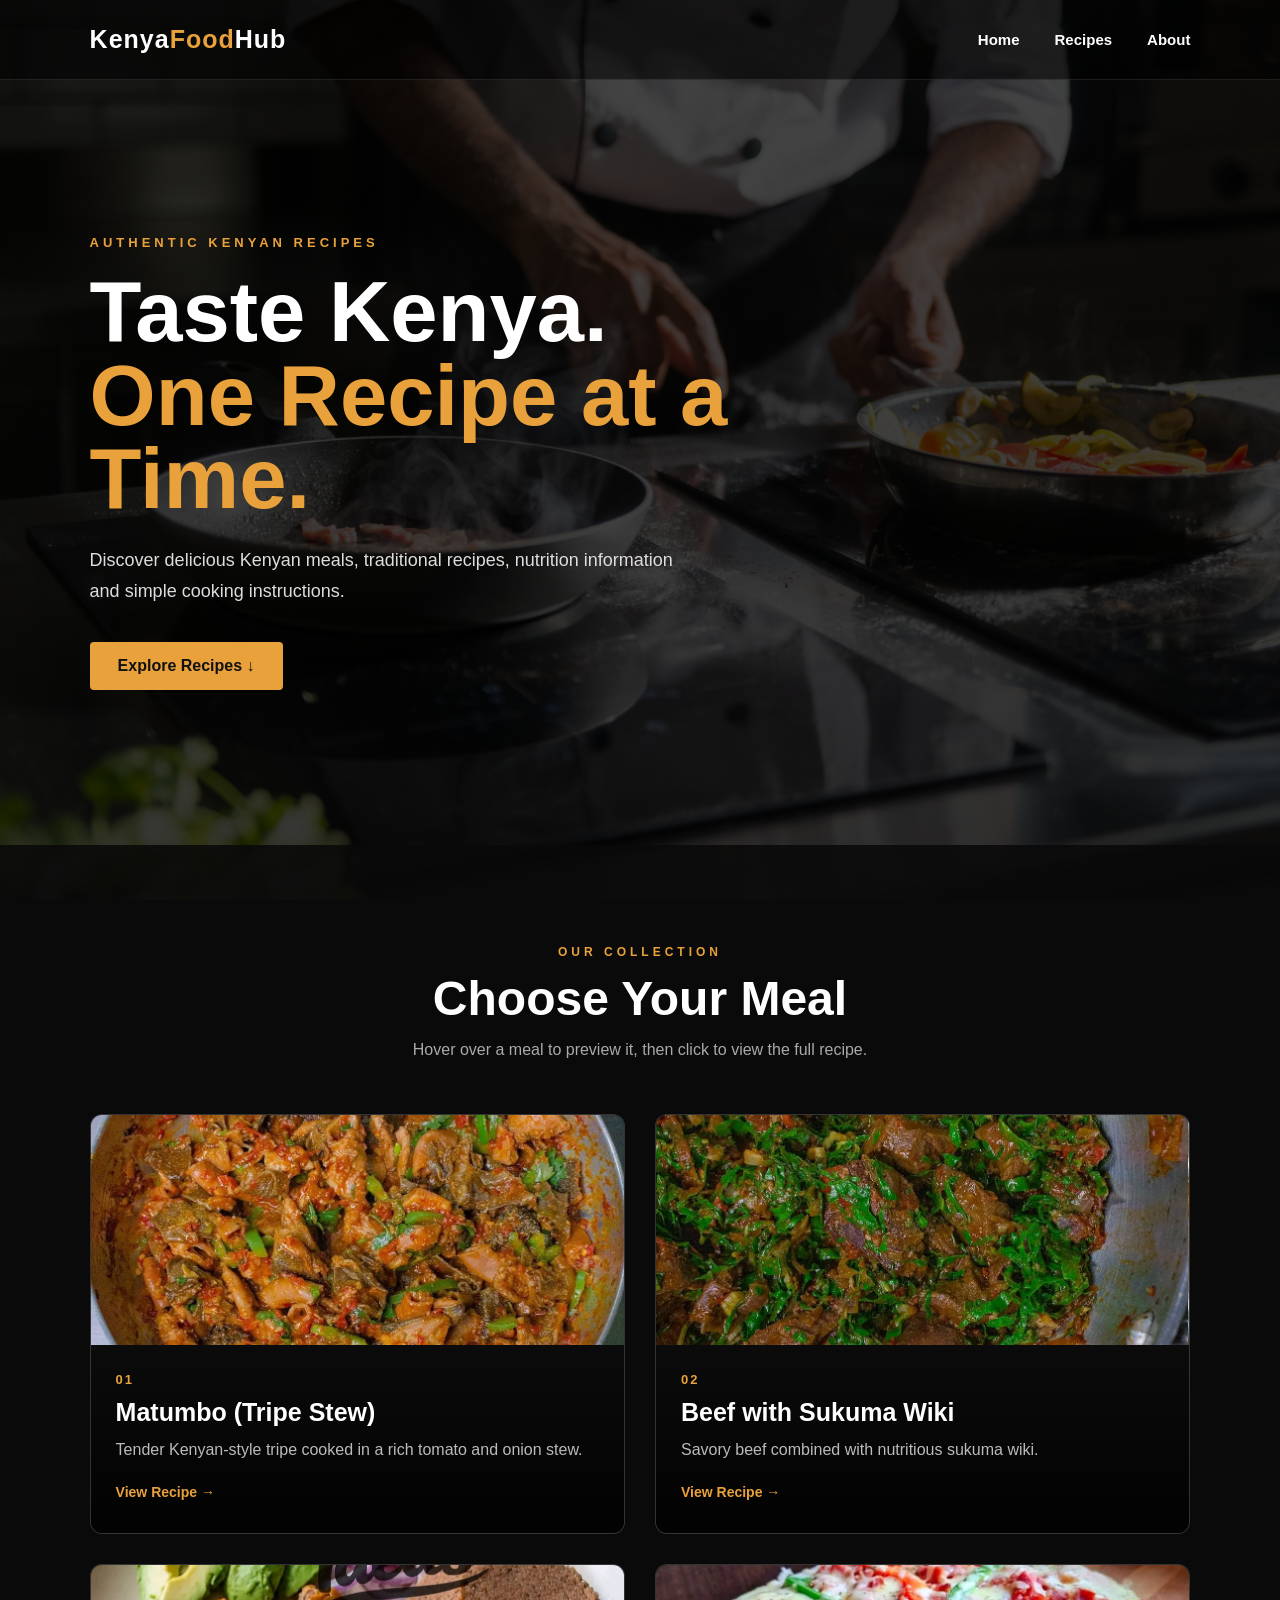
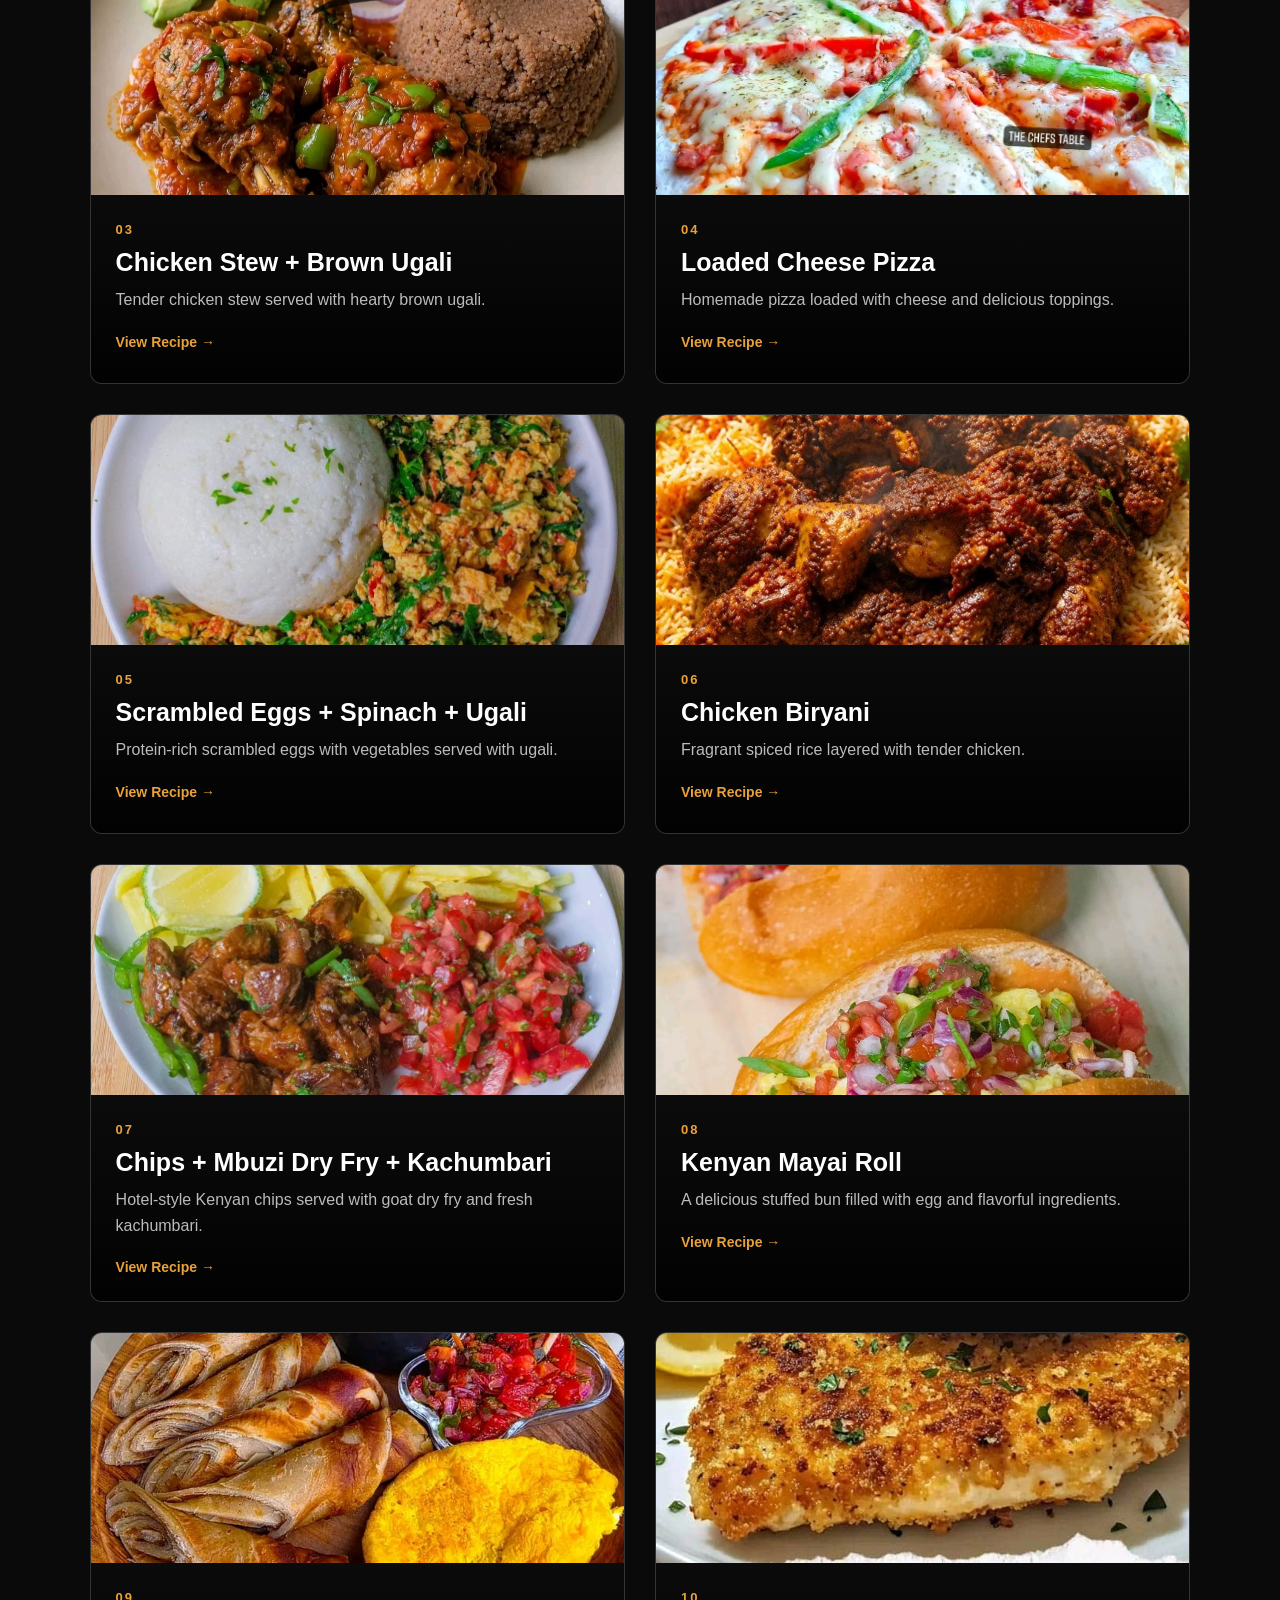
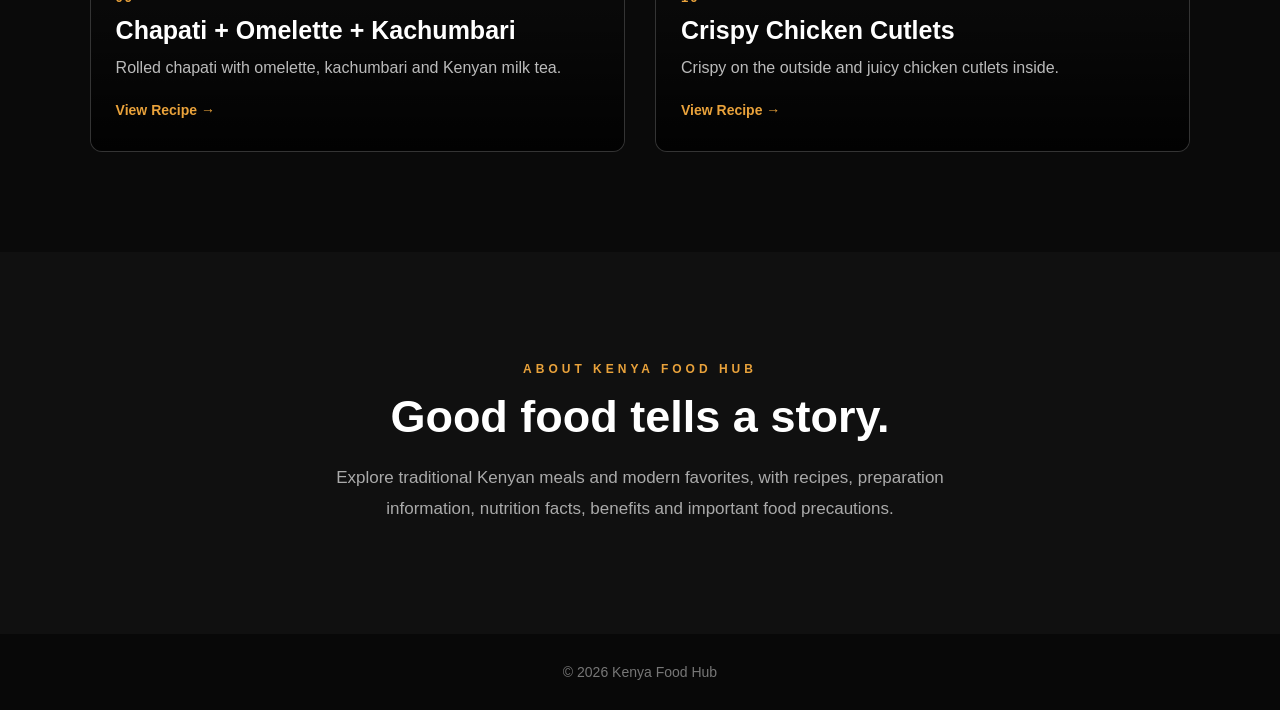
<file: index.html>
<!DOCTYPE html>
<html lang="en">
<head>
    <meta charset="UTF-8">
    <meta name="viewport" content="width=device-width, initial-scale=1.0">
    <title>Kenya Food Hub</title>
    <link rel="stylesheet" href="style.css">
</head>

<body>

<div class="background-image"></div>

<header class="navbar">
    <div class="logo">
        Kenya<span>Food</span>Hub
    </div>

    <nav>
        <a href="#home">Home</a>
        <a href="#recipes">Recipes</a>
        <a href="#about">About</a>
    </nav>
</header>

<main>

<section id="home" class="hero">

    <div class="hero-content">

        <p class="small-title">AUTHENTIC KENYAN RECIPES</p>

        <h1>
            Taste Kenya.<br>
            <span>One Recipe at a Time.</span>
        </h1>

        <p class="hero-description">
            Discover delicious Kenyan meals, traditional recipes, nutrition information and simple cooking instructions.
        </p>

        <a href="#recipes" class="explore-button">
            Explore Recipes ↓
        </a>

    </div>

</section>


<section id="recipes" class="recipes-section">

    <div class="section-heading">

        <p>OUR COLLECTION</p>

        <h2>Choose Your Meal</h2>

        <span>
            Hover over a meal to preview it, then click to view the full recipe.
        </span>

    </div>


    <div class="food-grid">


        <!-- 01 MATUMBO -->

        <article
            class="food-card"
            data-image="images/Matumbo.jpeg"
            onclick="openRecipe('matumbo')"
        >

            <div class="food-image">
                <img
                    src="images/Matumbo.jpeg"
                    alt="Matumbo Tripe Stew"
                >
            </div>

            <div class="food-info">

                <span class="food-number">01</span>

                <h3>Matumbo (Tripe Stew)</h3>

                <p>
                    Tender Kenyan-style tripe cooked in a rich tomato and onion stew.
                </p>

                <button>View Recipe →</button>

            </div>

        </article>


        <!-- 02 BEEF WITH SUKUMA -->

        <article
            class="food-card"
            data-image="images/Beef with Sukuma Wiki.jpeg"
            onclick="openRecipe('beef-sukuma')"
        >

            <div class="food-image">

                <img
                    src="images/Beef with Sukuma Wiki.jpeg"
                    alt="Beef with Sukuma Wiki"
                >

            </div>

            <div class="food-info">

                <span class="food-number">02</span>

                <h3>Beef with Sukuma Wiki</h3>

                <p>
                    Savory beef combined with nutritious sukuma wiki.
                </p>

                <button>View Recipe →</button>

            </div>

        </article>


        <!-- 03 CHICKEN STEW + BROWN UGALI -->

        <article
            class="food-card"
            data-image="images/Chicken Stew + Brown Ugali.jpeg"
            onclick="openRecipe('chicken-ugali')"
        >

            <div class="food-image">

                <img
                    src="images/Chicken Stew + Brown Ugali.jpeg"
                    alt="Chicken Stew with Brown Ugali"
                >

            </div>

            <div class="food-info">

                <span class="food-number">03</span>

                <h3>Chicken Stew + Brown Ugali</h3>

                <p>
                    Tender chicken stew served with hearty brown ugali.
                </p>

                <button>View Recipe →</button>

            </div>

        </article>


        <!-- 04 PIZZA -->

        <article
            class="food-card"
            data-image="images/Loaded Cheese Pizza.jpeg"
            onclick="openRecipe('pizza')"
        >

            <div class="food-image">

                <img
                    src="images/Loaded Cheese Pizza.jpeg"
                    alt="Homemade Loaded Cheese Pizza"
                >

            </div>

            <div class="food-info">

                <span class="food-number">04</span>

                <h3>Loaded Cheese Pizza</h3>

                <p>
                    Homemade pizza loaded with cheese and delicious toppings.
                </p>

                <button>View Recipe →</button>

            </div>

        </article>


        <!-- 05 EGGS + SPINACH + TOMATOES + UGALI -->

        <article
            class="food-card"
            data-image="images/Scrambled Eggs + Spinach + Tomatoes + Ugali.jpeg"
            onclick="openRecipe('eggs-ugali')"
        >

            <div class="food-image">

                <img
                    src="images/Scrambled Eggs + Spinach + Tomatoes + Ugali.jpeg"
                    alt="Scrambled Eggs with Spinach Tomatoes and Ugali"
                >

            </div>

            <div class="food-info">

                <span class="food-number">05</span>

                <h3>Scrambled Eggs + Spinach + Ugali</h3>

                <p>
                    Protein-rich scrambled eggs with vegetables served with ugali.
                </p>

                <button>View Recipe →</button>

            </div>

        </article>


        <!-- 06 CHICKEN BIRYANI -->

        <article
            class="food-card"
            data-image="images/Chicken Biryani.jpeg"
            onclick="openRecipe('biryani')"
        >

            <div class="food-image">

                <img
                    src="images/Chicken Biryani.jpeg"
                    alt="Chicken Biryani"
                >

            </div>

            <div class="food-info">

                <span class="food-number">06</span>

                <h3>Chicken Biryani</h3>

                <p>
                    Fragrant spiced rice layered with tender chicken.
                </p>

                <button>View Recipe →</button>

            </div>

        </article>


        <!-- 07 CHIPS + MBUZI -->

        <article
            class="food-card"
            data-image="images/Chips + Mbuzi Dry Fry + Kachumbari.jpeg"
            onclick="openRecipe('chips-mbuzi')"
        >

            <div class="food-image">

                <img
                    src="images/Chips + Mbuzi Dry Fry + Kachumbari.jpeg"
                    alt="Chips Mbuzi Dry Fry and Kachumbari"
                >

            </div>

            <div class="food-info">

                <span class="food-number">07</span>

                <h3>Chips + Mbuzi Dry Fry + Kachumbari</h3>

                <p>
                    Hotel-style Kenyan chips served with goat dry fry and fresh kachumbari.
                </p>

                <button>View Recipe →</button>

            </div>

        </article>


        <!-- 08 MAYAI ROLL -->

        <article
            class="food-card"
            data-image="images/Mayai Roll.jpeg"
            onclick="openRecipe('mayai-roll')"
        >

            <div class="food-image">

                <img
                    src="images/Mayai Roll.jpeg"
                    alt="Kenyan Mayai Roll"
                >

            </div>

            <div class="food-info">

                <span class="food-number">08</span>

                <h3>Kenyan Mayai Roll</h3>

                <p>
                    A delicious stuffed bun filled with egg and flavorful ingredients.
                </p>

                <button>View Recipe →</button>

            </div>

        </article>


        <!-- 09 CHAPATI + OMELETTE -->

        <article
            class="food-card"
            data-image="images/Chapati + Omelette + Kachumbari + Milk Tea.jpeg"
            onclick="openRecipe('chapati-omelette')"
        >

            <div class="food-image">

                <img
                    src="images/Chapati + Omelette + Kachumbari + Milk Tea.jpeg"
                    alt="Chapati Omelette Kachumbari and Milk Tea"
                >

            </div>

            <div class="food-info">

                <span class="food-number">09</span>

                <h3>Chapati + Omelette + Kachumbari</h3>

                <p>
                    Rolled chapati with omelette, kachumbari and Kenyan milk tea.
                </p>

                <button>View Recipe →</button>

            </div>

        </article>


        <!-- 10 CHICKEN CUTLETS -->

        <article
            class="food-card"
            data-image="images/Chicken Cutlets.jpeg"
            onclick="openRecipe('chicken-cutlets')"
        >

            <div class="food-image">

                <img
                    src="images/Chicken Cutlets.jpeg"
                    alt="Crispy Chicken Cutlets"
                >

            </div>

            <div class="food-info">

                <span class="food-number">10</span>

                <h3>Crispy Chicken Cutlets</h3>

                <p>
                    Crispy on the outside and juicy chicken cutlets inside.
                </p>

                <button>View Recipe →</button>

            </div>

        </article>


    </div>

</section>


<section id="about" class="about-section">

    <p>ABOUT KENYA FOOD HUB</p>

    <h2>Good food tells a story.</h2>

    <p>
        Explore traditional Kenyan meals and modern favorites, with recipes,
        preparation information, nutrition facts, benefits and important food precautions.
    </p>

</section>

</main>


<footer>

    <p>© 2026 Kenya Food Hub</p>

</footer>


<script src="script.js"></script>

</body>
</html>
</file>
<file: style.css>
/* =========================================
   KENYA FOOD HUB
   MAIN WEBSITE STYLES
========================================= */

* {
    margin: 0;
    padding: 0;
    box-sizing: border-box;
}

html {
    scroll-behavior: smooth;
}

body {
    font-family: Arial, Helvetica, sans-serif;
    background: #111;
    color: #fff;
    overflow-x: hidden;
}


/* =========================================
   MAIN BACKGROUND
========================================= */

.background-image {
    position: fixed;
    inset: 0;

    background-image:
        linear-gradient(
            rgba(0, 0, 0, 0.72),
            rgba(0, 0, 0, 0.78)
        ),
        url("images/main-food.jpg");

    background-size: cover;
    background-position: center;
    background-attachment: fixed;

    z-index: -2;
}


/* =========================================
   NAVIGATION
========================================= */

.navbar {
    position: relative;

    width: 100%;
    min-height: 80px;

    padding: 0 7%;

    display: flex;
    align-items: center;
    justify-content: space-between;

    background: rgba(0, 0, 0, 0.55);

    border-bottom: 1px solid rgba(255, 255, 255, 0.1);

    z-index: 10;
}

.logo {
    font-size: 25px;
    font-weight: 800;
    letter-spacing: 1px;
}

.logo span {
    color: #e9a23b;
}

.navbar nav {
    display: flex;
    gap: 35px;
}

.navbar nav a {
    color: #fff;
    text-decoration: none;
    font-size: 15px;
    font-weight: 600;

    transition: 0.3s ease;
}

.navbar nav a:hover {
    color: #e9a23b;
}


/* =========================================
   HERO SECTION
========================================= */

.hero {
    min-height: 85vh;

    display: flex;
    align-items: center;

    padding: 80px 7%;
}

.hero-content {
    max-width: 700px;
}

.small-title {
    color: #e9a23b;

    font-size: 13px;
    font-weight: 700;

    letter-spacing: 4px;

    margin-bottom: 20px;
}

.hero h1 {
    font-size: clamp(45px, 7vw, 85px);

    line-height: 0.98;

    margin-bottom: 25px;
}

.hero h1 span {
    color: #e9a23b;
}

.hero-description {
    max-width: 600px;

    color: #ddd;

    font-size: 18px;

    line-height: 1.7;

    margin-bottom: 35px;
}

.explore-button {
    display: inline-block;

    padding: 15px 28px;

    background: #e9a23b;

    color: #111;

    text-decoration: none;

    font-weight: 700;

    border-radius: 4px;

    transition: 0.3s ease;
}

.explore-button:hover {
    background: #fff;

    transform: translateY(-3px);
}


/* =========================================
   RECIPES SECTION
========================================= */

.recipes-section {
    padding: 100px 7%;

    background:
        rgba(10, 10, 10, 0.88);
}

.section-heading {
    text-align: center;

    margin-bottom: 55px;
}

.section-heading p {
    color: #e9a23b;

    font-size: 12px;

    font-weight: 700;

    letter-spacing: 4px;

    margin-bottom: 12px;
}

.section-heading h2 {
    font-size: 48px;

    margin-bottom: 15px;
}

.section-heading span {
    color: #aaa;

    font-size: 16px;
}


/* =========================================
   FOOD GRID
========================================= */

.food-grid {
    display: grid;

    grid-template-columns:
        repeat(2, minmax(0, 1fr));

    gap: 30px;

    max-width: 1200px;

    margin: auto;
}


/* =========================================
   FOOD CARD
========================================= */

.food-card {
    position: relative;

    min-height: 420px;

    overflow: hidden;

    background: #181818;

    border: 1px solid rgba(255, 255, 255, 0.12);

    border-radius: 12px;

    cursor: pointer;

    isolation: isolate;

    transition:
        transform 0.4s ease,
        border-color 0.4s ease;
}


/* Blurred background on hover */

.food-card::before {
    content: "";

    position: absolute;

    inset: -30px;

    background-image: var(--food-background);

    background-size: cover;

    background-position: center;

    filter: blur(25px);

    transform: scale(1.15);

    opacity: 0;

    transition: opacity 0.5s ease;

    z-index: -2;
}


/* Dark overlay */

.food-card::after {
    content: "";

    position: absolute;

    inset: 0;

    background:
        linear-gradient(
            to bottom,
            rgba(0, 0, 0, 0.1),
            rgba(0, 0, 0, 0.92)
        );

    z-index: -1;
}


/* Hover */

.food-card:hover {
    transform: translateY(-8px);

    border-color: #e9a23b;
}

.food-card:hover::before {
    opacity: 0.7;
}


/* =========================================
   FOOD IMAGE
========================================= */

.food-image {
    width: 100%;

    height: 230px;

    overflow: hidden;
}

.food-image img {
    width: 100%;

    height: 100%;

    object-fit: cover;

    display: block;

    transition:
        transform 0.5s ease,
        filter 0.5s ease;
}

.food-card:hover .food-image img {
    transform: scale(1.05);

    filter: brightness(0.7);
}


/* =========================================
   FOOD INFORMATION
========================================= */

.food-info {
    padding: 25px;
}

.food-number {
    color: #e9a23b;

    font-size: 13px;

    font-weight: 700;

    letter-spacing: 2px;
}

.food-info h3 {
    font-size: 25px;

    margin: 10px 0;
}

.food-info p {
    color: #bbb;

    line-height: 1.6;

    margin-bottom: 20px;
}

.food-info button {
    border: none;

    background: transparent;

    color: #e9a23b;

    font-size: 14px;

    font-weight: 700;

    cursor: pointer;

    padding: 0;
}


/* =========================================
   ABOUT
========================================= */

.about-section {
    padding: 110px 7%;

    text-align: center;

    background: #101010;
}

.about-section > p:first-child {
    color: #e9a23b;

    font-size: 12px;

    font-weight: 700;

    letter-spacing: 4px;

    margin-bottom: 15px;
}

.about-section h2 {
    font-size: 45px;

    margin-bottom: 20px;
}

.about-section > p:last-child {
    max-width: 700px;

    margin: auto;

    color: #aaa;

    line-height: 1.8;

    font-size: 17px;
}


/* =========================================
   FOOTER
========================================= */

footer {
    padding: 30px;

    text-align: center;

    background: #080808;

    color: #777;

    font-size: 14px;
}


/* =========================================
   RECIPE PAGE
========================================= */


/* Blurred recipe background */

#recipe-background {
    position: fixed;

    inset: -30px;

    background-size: cover;

    background-position: center;

    background-repeat: no-repeat;

    filter: blur(25px);

    transform: scale(1.12);

    z-index: -3;
}


/* Dark layer over recipe background */

.recipe-overlay {
    position: fixed;

    inset: 0;

    background:
        rgba(0, 0, 0, 0.78);

    z-index: -2;
}


/* =========================================
   BACK BUTTON
========================================= */

.back-button {
    display: inline-block;

    padding: 11px 20px;

    color: #fff;

    text-decoration: none;

    border: 1px solid rgba(255, 255, 255, 0.25);

    border-radius: 5px;

    font-size: 14px;

    transition: 0.3s ease;
}

.back-button:hover {
    background: #e9a23b;

    color: #111;

    border-color: #e9a23b;
}


/* =========================================
   RECIPE PAGE CONTAINER
========================================= */

.recipe-page {
    padding: 70px 7% 100px;
}

.recipe-container {
    max-width: 1200px;

    margin: auto;

    display: grid;

    grid-template-columns:
        0.9fr 1.1fr;

    gap: 50px;

    align-items: start;
}


/* =========================================
   RECIPE IMAGE
========================================= */

.recipe-image {
    position: sticky;

    top: 30px;

    overflow: hidden;

    border-radius: 14px;

    border: 1px solid rgba(255, 255, 255, 0.15);

    background: #111;
}

.recipe-image img {
    width: 100%;

    height: 600px;

    object-fit: cover;

    display: block;
}


/* =========================================
   RECIPE CONTENT
========================================= */

.recipe-content {
    padding: 10px 0;
}

.recipe-category {
    color: #e9a23b;

    font-size: 12px;

    font-weight: 700;

    letter-spacing: 4px;

    margin-bottom: 15px;
}

.recipe-content h1 {
    font-size: clamp(40px, 5vw, 65px);

    line-height: 1.05;

    margin-bottom: 20px;
}

.recipe-description {
    color: #d0d0d0;

    font-size: 17px;

    line-height: 1.8;

    margin-bottom: 30px;
}


/* =========================================
   RECIPE STATS
========================================= */

.recipe-stats {
    display: grid;

    grid-template-columns:
        repeat(3, 1fr);

    gap: 12px;

    margin-bottom: 40px;
}

.recipe-stats div {
    padding: 18px;

    background: rgba(255, 255, 255, 0.08);

    border: 1px solid rgba(255, 255, 255, 0.12);

    border-radius: 8px;
}

.recipe-stats span {
    display: block;

    color: #999;

    font-size: 10px;

    font-weight: 700;

    letter-spacing: 1.5px;

    margin-bottom: 8px;
}

.recipe-stats strong {
    display: block;

    color: #fff;

    font-size: 15px;

    line-height: 1.4;
}


/* =========================================
   RECIPE SECTIONS
========================================= */

.recipe-section {
    margin-bottom: 35px;

    padding-bottom: 30px;

    border-bottom: 1px solid rgba(255, 255, 255, 0.12);
}

.recipe-section h2 {
    color: #e9a23b;

    font-size: 25px;

    margin-bottom: 15px;
}

.recipe-section p {
    color: #ccc;

    line-height: 1.8;

    font-size: 16px;
}


/* =========================================
   INGREDIENTS
========================================= */

.recipe-section ul,
.recipe-section ol {
    padding-left: 25px;
}

.recipe-section li {
    color: #ddd;

    line-height: 1.8;

    margin-bottom: 9px;

    padding-left: 5px;
}

.recipe-section ul li::marker {
    color: #e9a23b;
}

.recipe-section ol li::marker {
    color: #e9a23b;

    font-weight: 700;
}


/* =========================================
   MOBILE
========================================= */

@media (max-width: 850px) {

    .navbar {
        padding: 18px 5%;

        flex-direction: column;

        gap: 18px;
    }

    .navbar nav {
        gap: 20px;
    }

    .hero {
        min-height: 75vh;

        padding: 70px 5%;
    }

    .hero h1 {
        font-size: 48px;
    }

    .recipes-section {
        padding: 70px 5%;
    }

    .food-grid {
        grid-template-columns: 1fr;
    }

    .section-heading h2 {
        font-size: 38px;
    }

    .about-section {
        padding: 80px 5%;
    }

    .about-section h2 {
        font-size: 38px;
    }

    .recipe-page {
        padding: 40px 5% 70px;
    }

    .recipe-container {
        grid-template-columns: 1fr;

        gap: 35px;
    }

    .recipe-image {
        position: relative;

        top: auto;
    }

    .recipe-image img {
        height: 400px;
    }

    .recipe-content h1 {
        font-size: 45px;
    }
}


/* =========================================
   SMALL PHONES
========================================= */

@media (max-width: 500px) {

    .logo {
        font-size: 21px;
    }

    .navbar nav {
        gap: 14px;
    }

    .navbar nav a {
        font-size: 13px;
    }

    .hero h1 {
        font-size: 40px;
    }

    .hero-description {
        font-size: 16px;
    }

    .food-image {
        height: 200px;
    }

    .food-info h3 {
        font-size: 22px;
    }

    .recipe-stats {
        grid-template-columns: 1fr;
    }

    .recipe-image img {
        height: 300px;
    }

    .recipe-content h1 {
        font-size: 38px;
    }

    .back-button {
        font-size: 12px;

        padding: 9px 14px;
    }
}
</file>
